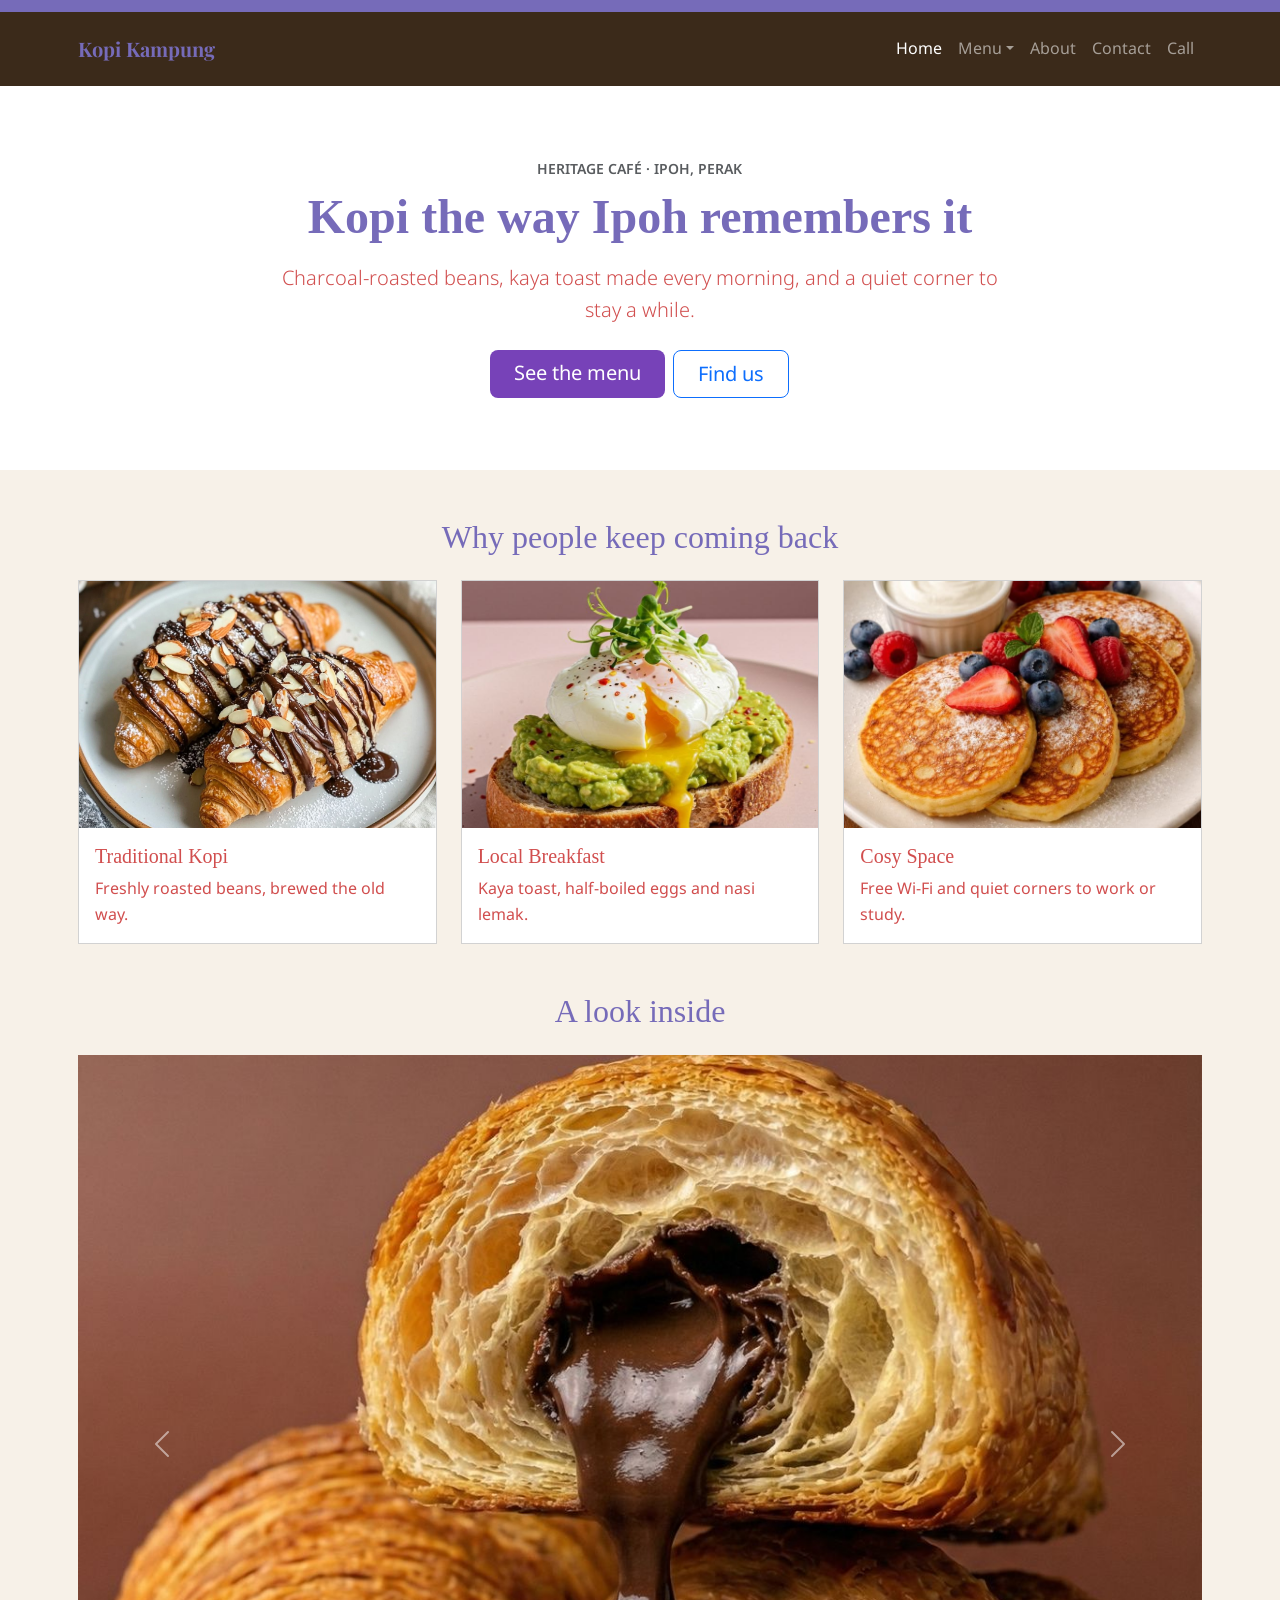
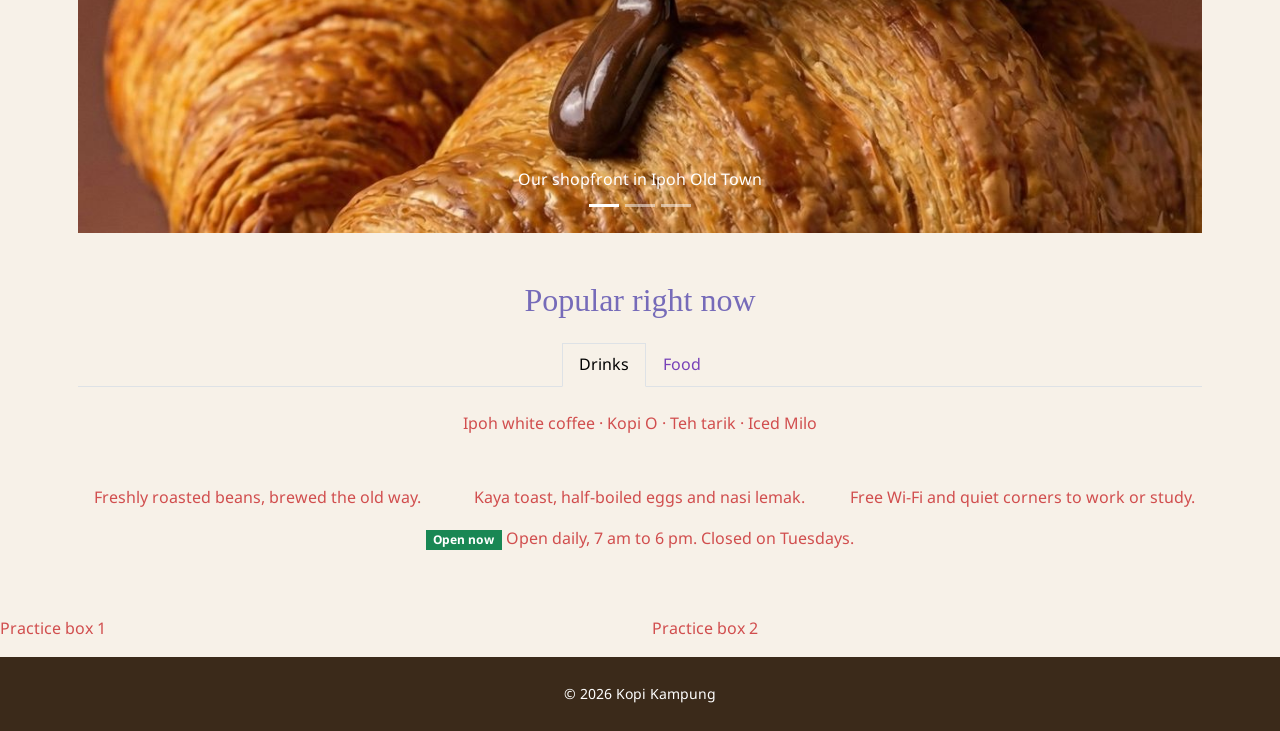
<file: index.html>
<!DOCTYPE html>
<html lang="en">

<head>
  <meta charset="UTF-8">
  <!-- 1. Makes the page fit phone screens. Without it, nothing is responsive. -->
  <meta name="viewport" content="width=device-width, initial-scale=1">
  <title>Kopi Kampung | Home</title>
  <link rel="preconnect" href="https://fonts.googleapis.com">
  <link rel="preconnect" href="https://fonts.gstatic.com" crossorigin>
  <link
    href="https://fonts.googleapis.com/css2?family=Noto+Sans:ital,wght@0,100..900;1,100..900&family=Playfair+Display:ital,wght@0,400..900;1,400..900&display=swap"
    rel="stylesheet">

  <!-- 2. Bootstrap CSS: must come BEFORE our own CSS -->
  <link href="css/bootstrap.min.css" rel="stylesheet">
  <!-- 3. Our own CSS: comes AFTER, so our styles can override Bootstrap -->
  <link href="css/style.css" rel="stylesheet">

</head>

<body>
  <nav class="navbar navbar-expand-lg bg-dark sticky-top" data-bs-theme="dark">
    <div class="container">
      <a class="navbar-brand fw-bold" href="index.html">Kopi Kampung</a>
      <button class="navbar-toggler" type="button" data-bs-toggle="collapse" data-bs-target="#mainNav"
        aria-controls="mainNav" aria-expanded="false" aria-label="Toggle navigation">
        <span class="navbar-toggler-icon"></span>
      </button>
      <div class="collapse navbar-collapse" id="mainNav">
        <ul class="navbar-nav ms-auto mb-2 mb-lg-0">
          <li class="nav-item">
            <a class="nav-link active" aria-current="page" href="index.html">Home</a>
          </li>
          <li class="nav-item dropdown">
            <a class="nav-link dropdown-toggle" href="#" role="button" data-bs-toggle="dropdown"
              aria-expanded="false">Menu</a>
            <ul class="dropdown-menu">
              <li><a class="dropdown-item" href="menu-drinks.html">Drinks</a></li>
              <li><a class="dropdown-item" href="menu-food.html">Food</a></li>
              <li><a class="dropdown-item" href="menu-food.html">Dessert</a></li>
            </ul>
          </li>
          <li class="nav-item">
            <a class="nav-link" href="about.html">About</a>
          </li>
          <li class="nav-item">
            <a class="nav-link" href="contact.html">Contact</a>
          </li>
          <li class="nav-item"></li>
          <a class="nav-link" href="call.html">Call</a>
          </li>
        </ul>
      </div>
    </div>
  </nav>

  <header class="bg-body-tertiary py-5">
    <div class="container py-lg-4">
      <div class="row justify-content-center">
        <div class="col-12 col-lg-8 text-center">
          <p class="text-uppercase small fw-semibold text-body-secondary mb-2">Heritage café · Ipoh, Perak</p>
          <h1 class="display-5 fw-bold mb-3">Kopi the way Ipoh remembers it</h1>
          <p class="lead mb-4">Charcoal-roasted beans, kaya toast made every morning,
            and a quiet corner to stay a while.</p>
          <div class="d-grid gap-2 d-sm-flex justify-content-sm-center">
            <a href="menu-drinks.html" class="btn btn-primary btn-lg px-4">See the menu</a>

            <button type="button" class="btn btn-outline-primary btn-lg px-4" data-bs-toggle="modal"
              data-bs-target="#findUsModal">Find us</button>

          </div>
        </div>
      </div>
    </div>
  </header>

  <main class="container my-5">
    </div>
    <h2 class="text-center mb-4">
      Why people keep coming back
    </h2>
    <div class="row g-4">
      <div class="col-12 col-md-6 col-lg-4">
        <div class="card h-100">
          <img src="images/bread2.jpg" class="card-img-top" alt="Kopi on a marble table">
          <div class="card-body">
            <h3 class="card-title h5">Traditional Kopi</h3>
            <p class="card-text">Freshly roasted beans, brewed the old way.</p>
          </div>
        </div>
      </div>
      <div class="col-12 col-md-6 col-lg-4">
        <div class="card h-100">
          <img src="images/bread3.jpg" class="card-img-top" alt="Kaya toast with butter">
          <div class="card-body">
            <h3 class="card-title h5">Local Breakfast</h3>
            <p class="card-text">Kaya toast, half-boiled eggs and nasi lemak.</p>
          </div>
        </div>
      </div>
      <div class="col-12 col-md-12 col-lg-4">
        <div class="card h-100">
          <img src="images/bread4.jpg" class="card-img-top" alt="Old patterned floor tiles">
          <div class="card-body">
            <h3 class="card-title h5">Cosy Space</h3>
            <p class="card-text">Free Wi-Fi and quiet corners to work or study.</p>
          </div>
        </div>
      </div>
    </div>

    <!-- CAROUSEL: photos that slide -->
    <h2 class="text-center mt-5 mb-4">A look inside</h2>
    <div id="shopCarousel" class="carousel slide carousel-fade" data-bs-ride="carousel" data-bs-interval="2000">
      <div class="carousel-indicators">
        <button type="button" data-bs-target="#shopCarousel" data-bs-slide-to="0" class="active" aria-current="true"
          aria-label="Photo 1"></button>
        <button type="button" data-bs-target="#shopCarousel" data-bs-slide-to="1" aria-label="Photo 2"></button>

        <button type="button" data-bs-target="#shopCarousel" data-bs-slide-to="2" aria-label="Photo 3"></button>

      </div>

      <div class="carousel-inner rounded">
        <div class="carousel-item active">
          <img src="images/bread1.jpg" class="d-block w-100" alt="Kopi Kampung shopfront">
          <div class="carousel-caption d-none d-md-block">
            <p class="mb-0">Our shopfront in Ipoh Old Town</p>
          </div>
        </div>
        <div class="carousel-item">
          <img src="images/cake.jpg" class="d-block w-100" alt="Front counter">
        </div>
        <div class="carousel-item">
          <img src="images/drink2.jpg" class="d-block w-100" alt="Charcoal roaster">
        </div>
      </div>

      <button class="carousel-control-prev" type="button" data-bs-target="#shopCarousel" data-bs-slide="prev">
        <span class="carousel-control-prev-icon" aria-hidden="true"></span>
        <span class="visually-hidden">Previous</span>
      </button>
      <button class="carousel-control-next" type="button" data-bs-target="#shopCarousel" data-bs-slide="next">
        <span class="carousel-control-next-icon" aria-hidden="true"></span>
        <span class="visually-hidden">Next</span>
      </button>

    </div>
    <!-- TABS: one panel at a time -->
    <h2 class="text-center mt-5 mb-4">Popular right now</h2>
    <ul class="nav nav-tabs justify-content-center">
      <li class="nav-item">
        <button class="nav-link active" type="button" data-bs-toggle="tab" data-bs-target="#drinks">Drinks</button>

      </li>
      <li class="nav-item">
        <button class="nav-link" type="button" data-bs-toggle="tab" data-bs-target="#food">Food</button>

      </li>
    </ul>

    <div class="tab-content pt-4 text-center">
      <div class="tab-pane fade show active" id="drinks">
        <p>Ipoh white coffee · Kopi O · Teh tarik · Iced Milo</p>
      </div>
      <div class="tab-pane fade" id="food">
        <p>Kaya butter toast · Half-boiled eggs · Nasi lemak</p>
      </div>
    </div>

    <div class="text-center mt-5">

<!-- PRACTICE: columns that never stack -->
<div class="row">
<div class="col-4"><p>Freshly roasted beans, brewed the old way.</p></div>
<div class="col-4"><p>Kaya toast, half-boiled eggs and nasi lemak.</p></div>
<div class="col-4"><p>Free Wi-Fi and quiet corners to work or study.</p></div>
</div>


      <div class="row justify-content-center">
        <div class="col-12 col-lg-8 text-center">
          <p class="mb-3"><span class="badge text-bg-success">Open now</span>
            Open daily, 7 am to 6 pm. Closed on Tuesdays.</p>
        </div>

  </main>
  
  <!-- PRACTICE: a row with no container -->
<div class="row">
<div class="col-12 col-md-6"><p>Practice box 1</p></div>
<div class="col-12 col-md-6"><p>Practice box 2</p></div>
</div>


  <footer class="bg-dark text-white py-4">
    <div class="container text-center">
      <small>&copy; 2026 Kopi Kampung</small>
    </div>
  </footer>
  <!-- 5. MODAL: opens from the Find us button -->
  <div class="modal fade" id="findUsModal" tabindex="-1" aria-labelledby="findUsTitle" aria-hidden="true">
    <div class="modal-dialog modal-dialog-centered">
      <div class="modal-content">
        <div class="modal-header">
          <h2 class="modal-title h5" id="findUsTitle">Find us</h2>
          <button type="button" class="btn-close" data-bs-dismiss="modal" aria-label="Close"></button>
        </div>


        <div class="modal-body">
          <p class="mb-1"><b>Ipoh Old Town, Perak</b></p>
          <p>Open daily, 7 am to 6 pm. Closed on Tuesdays.</p>
          <a href="contact.html" class="btn btn-primary">Send us a message</a>
          <button type="button" class="btn btn-outline-primary" data-bs-toggle="modal" data-bs-target="#bookModal">Book
            a table</button>
        </div>
      </div>
    </div>
  </div>

  <!-- 6. BOOKING MODAL: a form inside a modal -->
  <div class="modal fade" id="bookModal" tabindex="-1" aria-labelledby="bookTitle" aria-hidden="true">
    <div class="modal-dialog modal-dialog-centered">
      <form id="book-form" class="modal-content p-4" novalidate>
        <h2 class="h5 mb-3" id="bookTitle">Book a table</h2>
        <label for="book-name" class="form-label">Your name</label>
        <input type="text" class="form-control mb-3" id="book-name" required>
        <label for="book-date" class="form-label">Date</label>
        <input type="date" class="form-control mb-3" id="book-date" required>
        <button type="submit" class="btn btn-primary">Book</button>
        <button type="button" class="btn btn-link" data-bs-dismiss="modal">Cancel</button>
      </form>
    </div>
  </div>

  <!-- 4. Bootstrap JavaScript: at the end of body -->
  <script src="js/bootstrap.bundle.min.js"></script&gt;
<!-- 5. Our own JavaScript -->
<script src="js/script.js"></script>

</body>

</html>
</file>
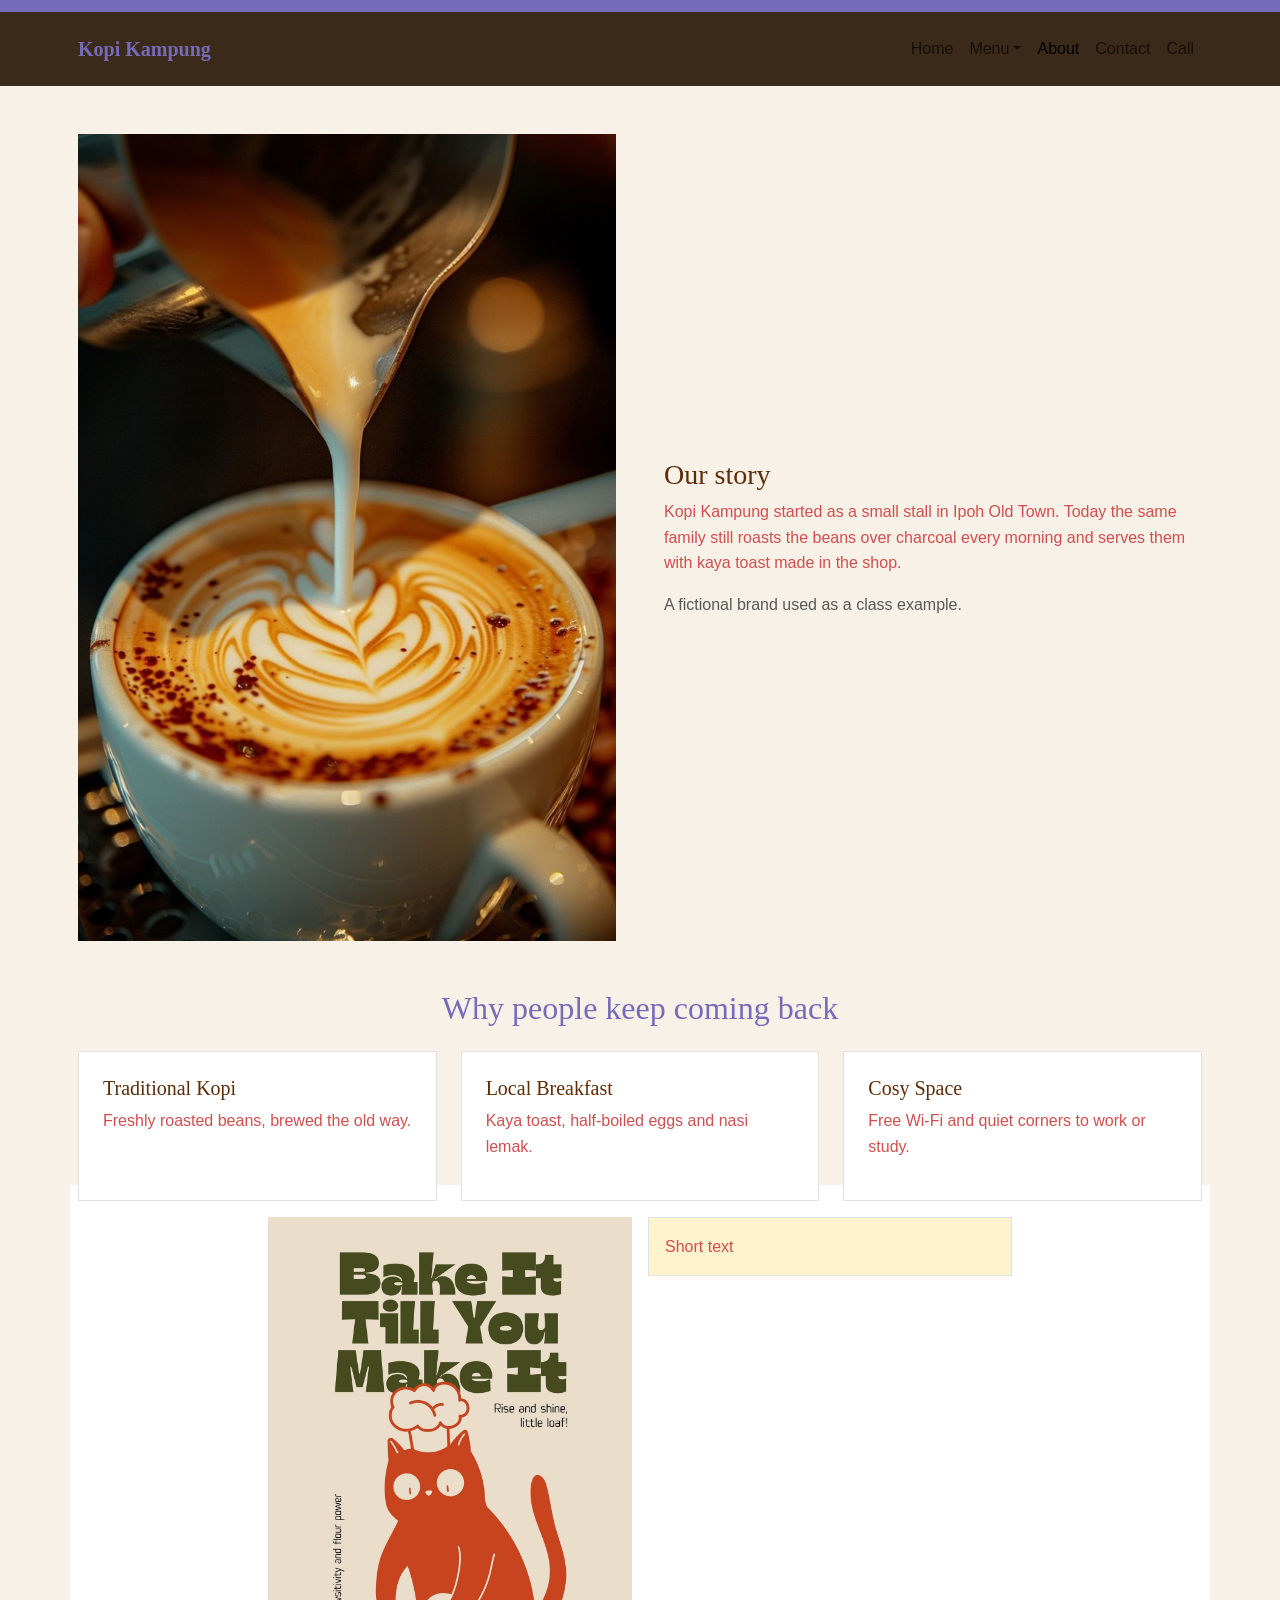
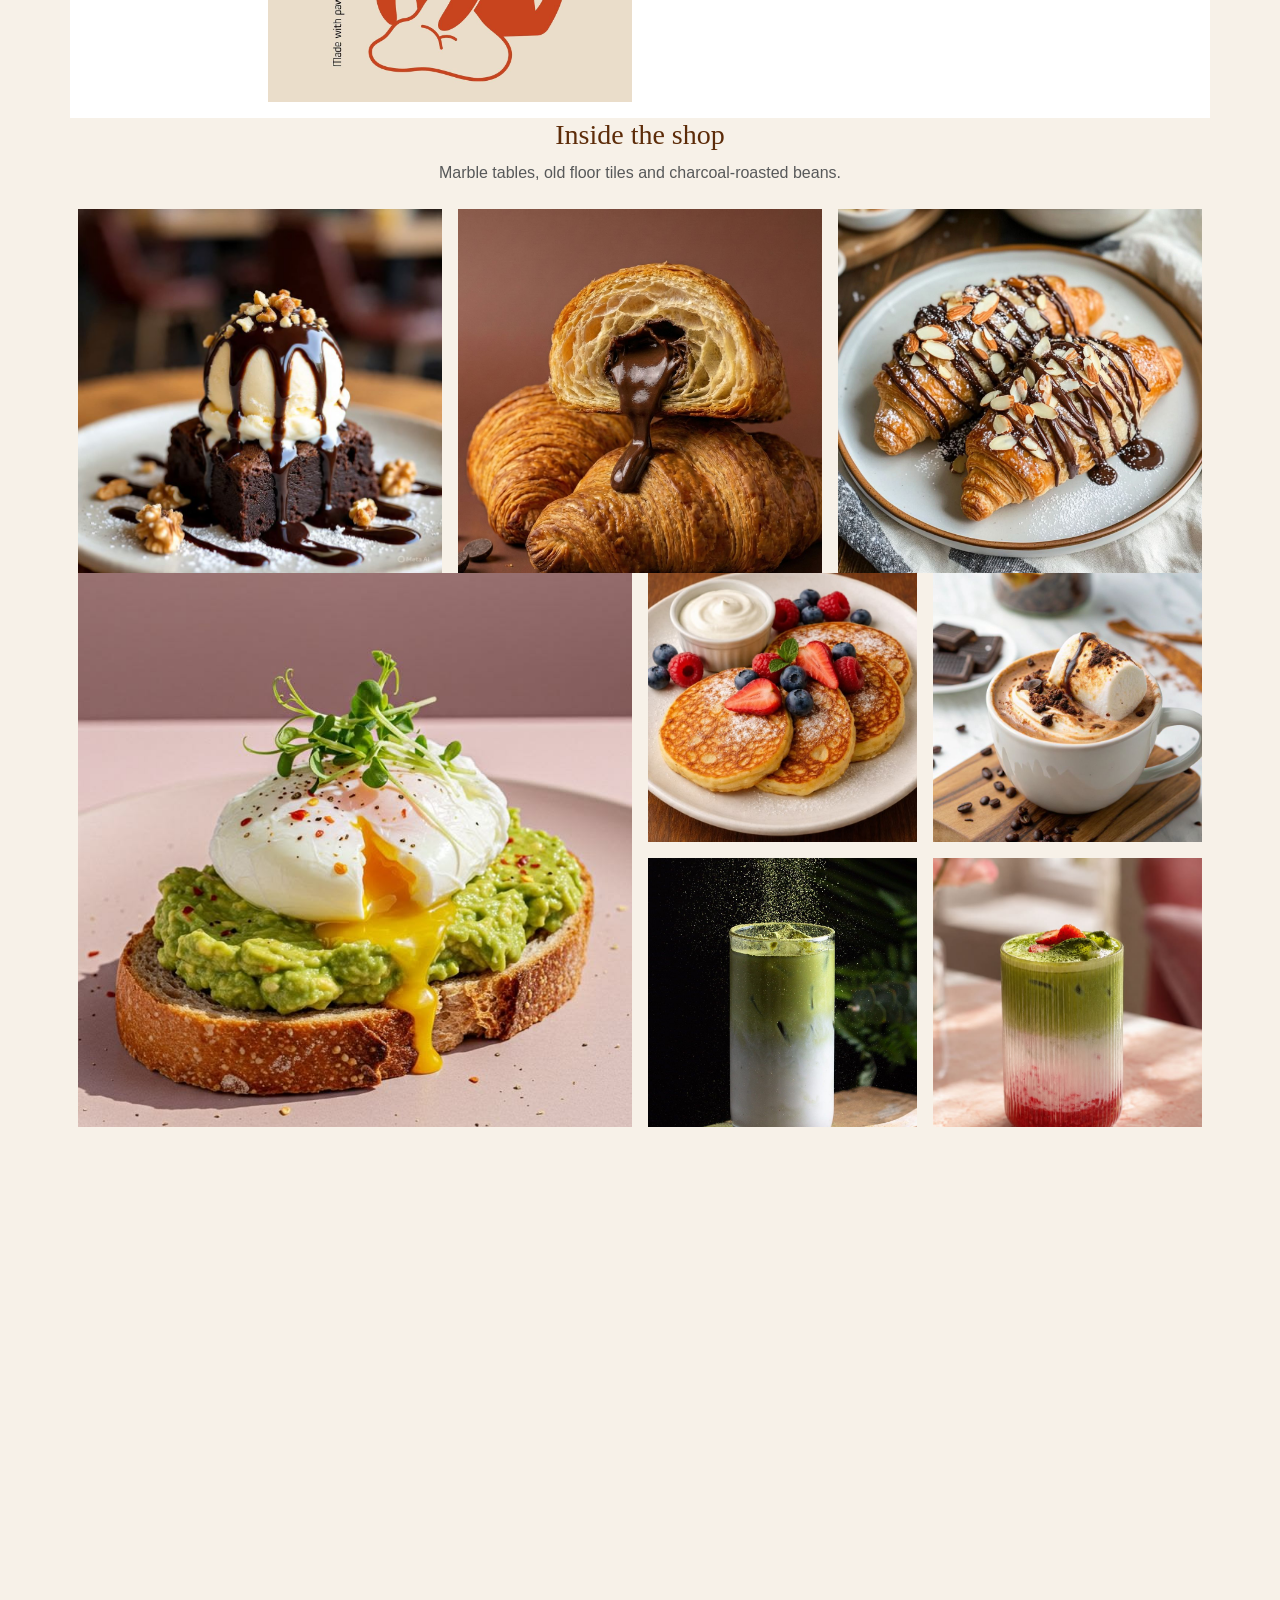
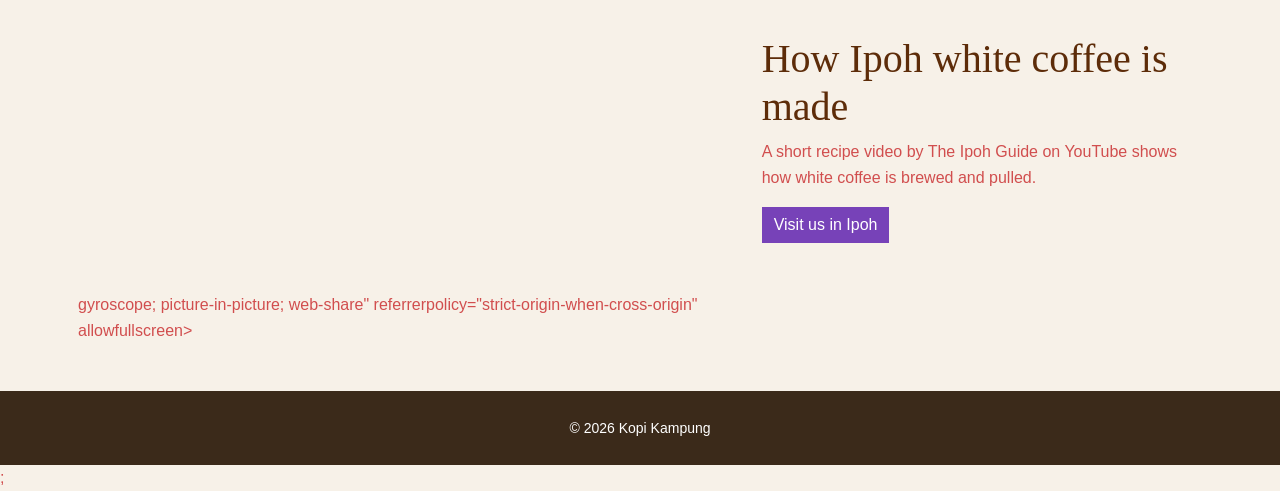
<file: about.html>
<!DOCTYPE html>
<html lang="en">

<head>
    <meta charset="UTF-8">
    <meta name="viewport" content="width=device-width, initial-scale=1.0">
    <title>Kopi Kampung | About</title>


    <!-- 2. Bootstrap CSS: must come BEFORE our own CSS -->
    <link href="css/bootstrap.min.css" rel="stylesheet">
    <!-- 3. Our own CSS: comes AFTER, so our styles can override Bootstrap -->
    <link href="css/style.css" rel="stylesheet">

</head>

<body>
    <nav class="navbar navbar-expand-lg bg-dark sticky-top" data-bs-theme="pink">
        <div class="container">
            <a class="navbar-brand fw-bold" href="index.html">Kopi Kampung</a>
            <button class="navbar-toggler" type="button" data-bs-toggle="collapse" data-bs-target="#mainNav"
                aria-controls="mainNav" aria-expanded="false" aria-label="Toggle navigation">
                <span class="navbar-toggler-icon"></span>
            </button>
            <div class="collapse navbar-collapse" id="mainNav">
                <ul class="navbar-nav ms-auto mb-2 mb-lg-0">
                    <li class="nav-item">
                        <a class="nav-link" aria-current="page" href="index.html">Home</a>
                    </li>
                    <li class="nav-item dropdown">
                        <a class="nav-link dropdown-toggle" href="#" role="button" data-bs-toggle="dropdown"
                            aria-expanded="false">Menu</a>
                        <ul class="dropdown-menu">
                            <li><a class="dropdown-item" href="menu-drinks.html">Drinks</a></li>
                            <li><a class="dropdown-item" href="menu-food.html">Food</a></li>
                            <li><a class="dropdown-item" href="menu-food.html">Dessert</a></li>
                        </ul>
                    </li>
                    <li class="nav-item">
                        <a class="nav-link active" href="about.html">About</a>
                    </li>
                    <li class="nav-item">
                        <a class="nav-link" href="contact.html">Contact</a>
                    </li>
                    <li class="nav-item">
                        <a class="nav-link" href="call.html">Call</a>
                    </li>
                </ul>
            </div>
        </div>
    </nav>
    <main class="container my-5">
        <!-- 3a. OUR STORY: image and text side by side -->
        <div class="row g-4 g-lg-5 align-items-center mb-5">
            <div class="col-12 col-lg-6">
                <img src="images/coffee.jpg.jpg" class="img-fluid rounded"
                    alt="Coffee beans turning in a charcoal roaster">

            </div>
            <div class="col-12 col-lg-6">
                <h2 class="h3">Our story</h2>
                <p>Kopi Kampung started as a small stall in Ipoh Old Town. Today the same family
                    still roasts the beans over charcoal every morning and serves them with kaya toast
                    made in the shop.</p>
                <p class="text-body-secondary mb-0">A fictional brand used as a class example.</p>
            </div>
        </div>
        <h2 class="text-center mb-4">
            Why people keep coming back
        </h2>
        <div class="row g-4">
            <div class="col-12 col-md-6 col-lg-4">
                <div class="p-4 bg-light border rounded h-100">
                    <h2 class="h5">Traditional Kopi</h3>
                        <p>Freshly roasted beans, brewed the old way.</p>
                </div>
            </div>
            <div class="col-12 col-md-6 col-lg-4">
                <div class="p-4 bg-light border rounded h-100">
                    <h3 class="h5">Local Breakfast</h3>
                    <p>Kaya toast, half-boiled eggs and nasi lemak.</p>
                </div>
            </div>
            <div class="col-12 col-md-12 col-lg-4">
                <div class="p-4 bg-light border rounded h-100">
                    <h2 class="h5">Cosy Space</h2>
                    <p>Free Wi-Fi and quiet corners to work or study.</p>
                </div>
            </div>
        </div>
        <div class="row g-3 justify-content-center bg-body-tertiary py-3">
            <div class="col-4">
                <img src="images/cat.jpg" class="img-fluid rounded" alt="Floor tiles">
            </div>
            <div class="col-4">
                <p class="bg-warning-subtle border rounded p-3 mb-0">Short text</p>
            </div>
        </div>
        <!-- 3b. GALLERY INTRO: centred with an offset -->
        <div class="row mb-4">
            <div class="col-12 col-lg-8 offset-lg-2 text-center">
                <h2 class="h3">Inside the shop</h2>
                <p class="text-body-secondary mb-0">Marble tables, old floor tiles and charcoal-roasted beans.</p>
            </div>
        </div>
        <div class="row g-3">
            <div class="col-4">
                <div class="ratio ratio-1x1">
                    <img src="images/cake.jpg" class="object-fit-cover" alt="Cup of kopi">
                </div>
            </div>
            <div class="col-4">
                <div class="ratio ratio-1x1">
                    <img src="images/bread1.jpg" class="object-fit-cover alt=" Floor tiles">
                </div>

            </div>
            <div class="col-4">
                <div class="ratio ratio-1x1">
                    <img src="images/bread2.jpg" class="object-fit-cover alt=" Kaya toast">
                </div>
            </div>
        </div>
        <div class="row g-3 mb-5">
            <div class="col-12 col-md-6">
                <div class="ratio ratio-1x1">
                    <img src="images/bread3.jpg" class="object-fit-cover rounded" alt="Kopi Kampung shopfront">
                </div>
            </div>
            <div class="col-12 col-md-6">
                <div class="row g-3">
                    <div class="col-6">
                        <div class="ratio ratio-1x1">
                            <img src="images/bread4.jpg" class="object-fit-cover rounded" alt="Kopi on a marble table">
                        </div>

                    </div>
                    <div class="col-6">
                        <div class="ratio ratio-1x1">
                            <img src="images/drink1.jpg" class="object-fit-cover rounded" alt="Kopi on a marble table">
                        </div>
                    </div>
                    <div class="col-6">
                        <div class="ratio ratio-1x1">
                            <img src="images/drink2.jpg" class="object-fit-cover rounded" alt="Kopi on a marble table">
                        </div>
                    </div>
                    <div class="col-6">
                        <div class="ratio ratio-1x1">
                            <img src="images/drink3.jpg" class="object-fit-cover rounded" alt="Kopi on a marble table">
                        </div>

                    </div>
                </div>
            </div>
        </div>
        <div class="row g-3 mb-5">
            <div class="col-12 col-md-6">
                <div class="ratio ratio-16x9">
                    <iframe width="560" height="315" src="https://www.youtube.com/embed/_bNbada12iM?si=ualfeBZ-nwrmI3No"
                        title="YouTube video player" frameborder="0"
                        allow="accelerometer; autoplay; clipboard-write; encrypted-media; gyroscope; picture-in-picture; web-share"
                        referrerpolicy="strict-origin-when-cross-origin" allowfullscreen></iframe>
                </div>
            </div>
        </div>

        <div class="row g-4 g-lg-5 align-items-center">
            <div class="col-12 col-lg-7">
                <div class="ratio ratio-16x9">
                    <iframe width="560" height="315" src="https://www.youtube.com/embed/_bNbada12iM?si=ualfeBZ-nwrmI3No"
                        title="YouTube video player" frameborder="0"
                        allow="accelerometer; autoplay; clipboard-write; encrypted-media; gyroscope; picture-in-picture; web-share"
                        referrerpolicy="strict-origin-when-cross-origin" allowfullscreen></iframe>

                    gyroscope; picture-in-picture; web-share" referrerpolicy="strict-origin-when-cross-origin"
                    allowfullscreen></iframe>

                </div>
            </div>
            <div class="col-12 col-lg-5">
                <h2 class="h1">How Ipoh white coffee is made</h2>
                <p>A short recipe video by The Ipoh Guide on YouTube shows how white coffee is brewed and pulled.</p>
                <a href="contact.html" class="btn btn-primary">Visit us in Ipoh</a>
            </div>
        </div>
    </main>

    <footer class="bg-dark text-white py-4">
        <div class="container text-center">
            <small>&copy; 2026 Kopi Kampung</small>
        </div>
    </footer>
    <!-- 4. Bootstrap JavaScript: at the end of body -->
    <script src="js/bootstrap.bundle.min.js"></script>;
<!-- 5. Our own JavaScript -->
<script src="js/script.js"></script>
</body>

</html>
</file>
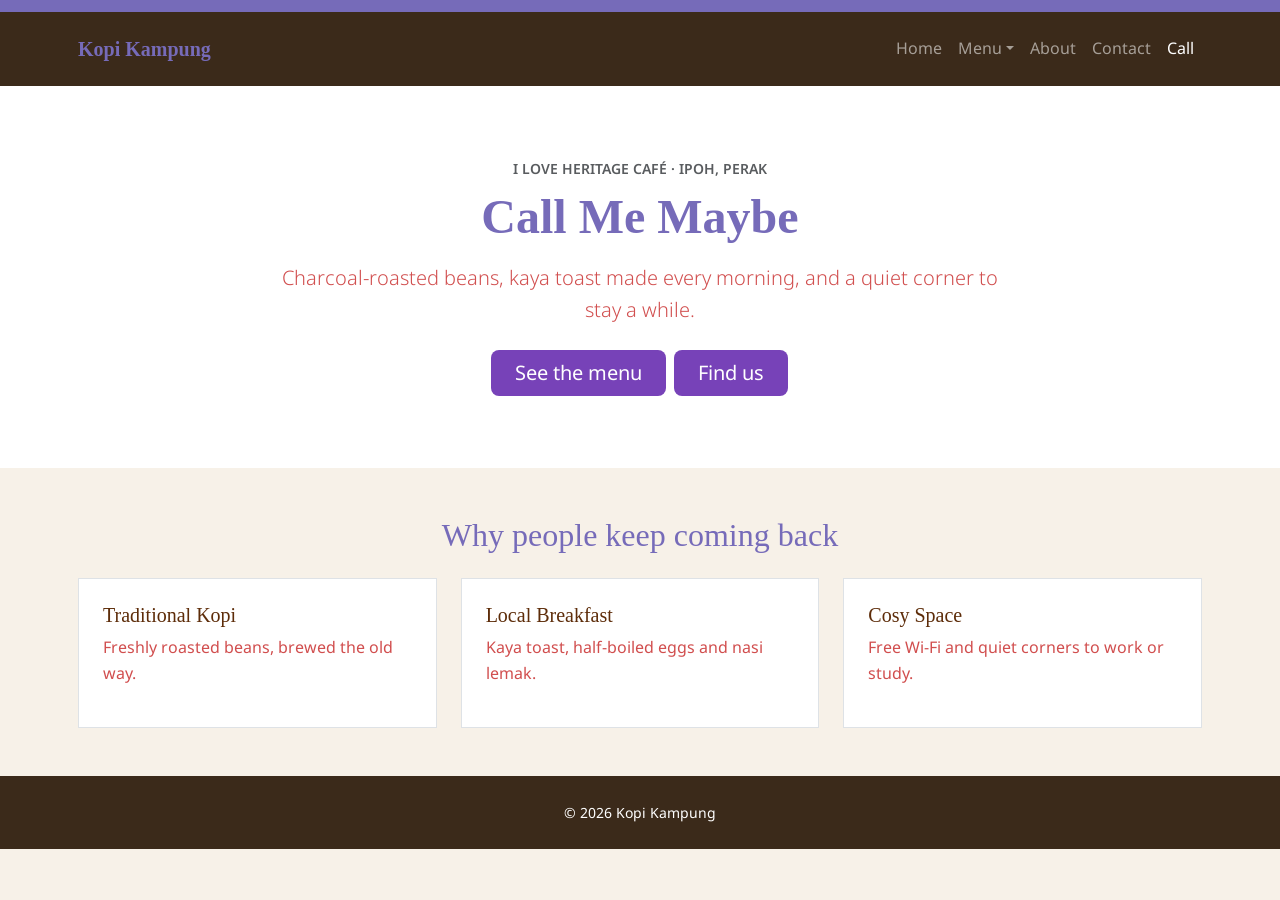
<file: call.html>
<!DOCTYPE html>
<html lang="en">

<head>
  <meta charset="UTF-8">
  <!-- 1. Makes the page fit phone screens. Without it, nothing is responsive. -->
  <meta name="viewport" content="width=device-width, initial-scale=1">
  <title>Kopi Kampung | Home</title>

   <link rel="preconnect" href="https://fonts.googleapis.com">
<link rel="preconnect" href="https://fonts.gstatic.com" crossorigin>
<link href="https://fonts.googleapis.com/css2?family=Agrave+Pro:wght@100..700&family=Noto+Sans:ital,wght@0,100..900;1,100..900&display=swap" rel="stylesheet">

<!-- 2. Bootstrap CSS: must come BEFORE our own CSS -->
  <link href="css/bootstrap.min.css" rel="stylesheet">
  <!-- 3. Our own CSS: comes AFTER, so our styles can override Bootstrap -->
  <link href="css/style.css" rel="stylesheet">

</head>

<body>
  <nav class="navbar navbar-expand-lg bg-dark sticky-top" data-bs-theme="dark">
    <div class="container">
      <a class="navbar-brand fw-bold" href="index.html">Kopi Kampung</a>
      <button class="navbar-toggler" type="button" data-bs-toggle="collapse" data-bs-target="#mainNav"
        aria-controls="mainNav" aria-expanded="false" aria-label="Toggle navigation">
        <span class="navbar-toggler-icon"></span>
      </button>
      <div class="collapse navbar-collapse" id="mainNav">
        <ul class="navbar-nav ms-auto mb-2 mb-lg-0">
          <li class="nav-item">
            <a class="nav-link " aria-current="page" href="index.html">Home</a>
          </li>
          <li class="nav-item dropdown">
            <a class="nav-link dropdown-toggle" href="#" role="button" data-bs-toggle="dropdown"
              aria-expanded="false">Menu</a>
            <ul class="dropdown-menu">
              <li><a class="dropdown-item" href="menu-drinks.html">Drinks</a></li>
              <li><a class="dropdown-item" href="menu-food.html">Food</a></li>
              <li><a class="dropdown-item" href="menu-food.html">Dessert</a></li>
            </ul>
          </li>
          <li class="nav-item">
            <a class="nav-link" href="about.html">About</a>
          </li>
          <li class="nav-item">
            <a class="nav-link" href="contact.html">Contact</a>
          </li>
          <li class="nav-item"></li>
          <a class="nav-link active" href="call.html">Call</a>
          </li>
        </ul>
      </div>
    </div>
  </nav>

  <header class="bg-body-tertiary py-5">
    <div class="container py-lg-4">
      <div class="row justify-content-center">
        <div class="col-12 col-lg-8 text-center">
          <p class="text-uppercase small fw-semibold text-body-secondary mb-2"> I love Heritage café · Ipoh, Perak</p>
          <h1 class="display-5 fw-bold mb-3">Call Me Maybe</h1>
          <p class="lead mb-4">Charcoal-roasted beans, kaya toast made every morning,
            and a quiet corner to stay a while.</p>
          <div class="d-grid gap-2 d-sm-flex justify-content-sm-center">
            <a href="menu-drinks.html" class="btn btn-primary btn-lg px-4">See the menu</a>
            <a href="contact.html" class="btn btn-primary btn-lg px-4">Find us</a>
          </div>
        </div>
      </div>
    </div>
  </header>

  <main class="container my-5">
    <h2 class="text-center mb-4">
      Why people keep coming back
    </h2>
    <div class="row g-4">
      <div class="col-12 col-md-6 col-lg-4">
        <div class="p-4 bg-light border rounded h-100">
          <h2 class="h5">Traditional Kopi</h3>
            <p>Freshly roasted beans, brewed the old way.</p>
        </div>
      </div>
      <div class="col-12 col-md-6 col-lg-4">
        <div class="p-4 bg-light border rounded h-100">
          <h3 class="h5">Local Breakfast</h3>
          <p>Kaya toast, half-boiled eggs and nasi lemak.</p>
        </div>
      </div>
      <div class="col-12 col-md-12 col-lg-4">
        <div class="p-4 bg-light border rounded h-100">
          <h2 class="h5">Cosy Space</h2>
          <p>Free Wi-Fi and quiet corners to work or study.</p>
        </div>
      </div>
    </div>
  </main>

  <footer class="bg-dark text-white py-4">
    <div class="container text-center">
      <small>&copy; 2026 Kopi Kampung</small>
    </div>
  </footer>
  <!-- 4. Bootstrap JavaScript: at the end of body -->
  <script src="js/bootstrap.bundle.min.js"></script&gt;
<!-- 5. Our own JavaScript -->
<script src="js/script.js"></script>
</body>

</html>
</file>
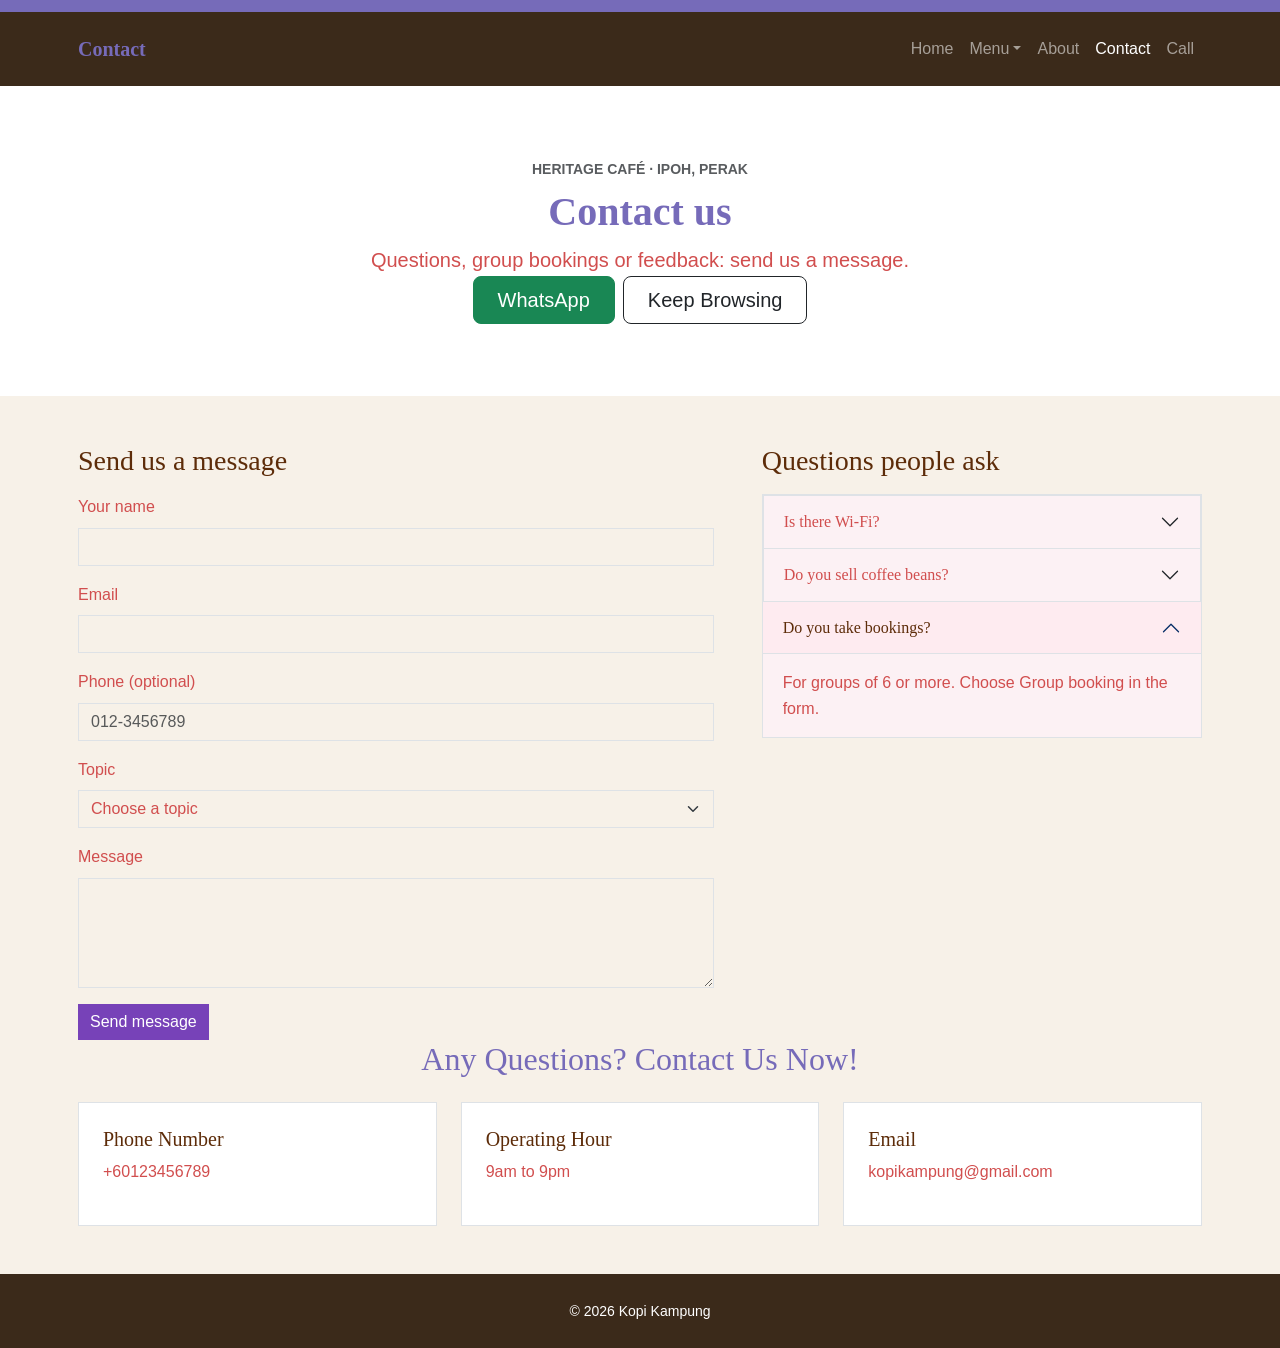
<file: contact.html>
<!DOCTYPE html>
<html lang="en">

<head>
    <meta charset="UTF-8">
    <meta name="viewport" content="width=device-width, initial-scale=1.0">
    <title>Kopi Kampung | Contact</title>
    <link href="css/bootstrap.min.css" rel="stylesheet">
    <!-- 3. Our own CSS: comes AFTER, so our styles can override Bootstrap -->
    <link href="css/style.css" rel="stylesheet">
</head>

<body>
    <nav class="navbar navbar-expand-lg bg-dark sticky-top" data-bs-theme="dark">
        <div class="container">
            <a class="navbar-brand fw-bold" active aria-current="page" href="index.html">Contact</a>
            <button class="navbar-toggler" type="button" data-bs-toggle="collapse" data-bs-target="#mainNav"
                aria-controls="mainNav" aria-expanded="false" aria-label="Toggle navigation">
                <span class="navbar-toggler-icon"></span>
            </button>
            <div class="collapse navbar-collapse" id="mainNav">
                <ul class="navbar-nav ms-auto mb-2 mb-lg-0">
                    <li class="nav-item">
                        <a class="nav-link " aria-current="page" href="index.html">Home</a>
                    </li>
                    <li class="nav-item dropdown">
                        <a class="nav-link dropdown-toggle" href="#" role="button" data-bs-toggle="dropdown"
                            aria-expanded="false">Menu</a>
                        <ul class="dropdown-menu">
                            <li><a class="dropdown-item" href="menu-drinks.html">Drinks</a></li>
                            <li><a class="dropdown-item" href="menu-food.html">Food</a></li>
                            <li><a class="dropdown-item" href="menu-bread.html">Bread</a></li>
                        </ul>
                    </li>
                    <li class="nav-item">
                        <a class="nav-link " href="about.html">About</a>
                    </li>
                    <li class="nav-item">
                        <a class="nav-link active" href="contact.html">Contact</a>
                    </li>
                    <li class="nav-item">
                        <a class="nav-link" href="call.html">Call</a>
                    </li>
                </ul>
            </div>
        </div>
    </nav>

    <header class="bg-body-tertiary py-5">
        <div class="container py-lg-4">
            <div class="row justify-content-center">
                <div class="col-12 col-lg-8 text-center">
                    <p class="text-uppercase small fw-semibold text-body-secondary mb-2">Heritage café · Ipoh, Perak</p>
                    <h1 class="display-6 fw-bold">Contact us</h1>
                    <p class="lead mb-0">Questions, group bookings or feedback: send us a message.</p>
                    <div class="d-grid gap-2 d-sm-flex justify-content-sm-center">
                        <a href="menu-drinks.html" class="btn btn-success btn-lg px-4">WhatsApp</a>
                        <a href="contact.html" class="btn btn-outline-dark btn-lg px-4">Keep Browsing</a>
                    </div>
                </div>
            </div>
        </div>
    </header>

    <main class="container my-5">
        <div class="row g-4 g-lg-5">
            <!-- 3a. CONTACT FORM: checked by js/script.js -->
            <div class="col-12 col-lg-7">

                <h2 class="h3 mb-3">Send us a message</h2>
                <form id="contact-form">
                    <div class="mb-3">
                        <label for="name" class="form-label">Your name</label>
                        <input type="text" class="form-control" id="name" required minlength="2">
                        <div class="invalid-feedback">Please type your name.</div>
                    </div>
                    <div class="mb-3">
                        <label for="email" class="form-label">Email</label>
                        <input type="email" class="form-control" id="email" required>
                        <div class="invalid-feedback">Please type an email like name@example.com.</div>
                    </div>
                    <div class="mb-3">
                        <label for="phone" class="form-label">Phone (optional)</label>
                        <input type="tel" class="form-control" id="phone" pattern="01[0-9]-?[0-9]{7,8}"
                            placeholder="012-3456789">

                        <div class="invalid-feedback">Type a mobile number, like 012-3456789.</div>
                    </div>

                    <div class="mb-3">
                        <label for="topic" class="form-label">Topic</label>
                        <select class="form-select" id="topic" required>
                            <option value="">Choose a topic</option>
                            <option>Group booking (6 or more)</option>
                            <option>Feedback</option>
                            <option>Something else</option>
                        </select>
                        <div class="invalid-feedback">Please choose a topic.</div>
                    </div>
                    <div class="mb-3">
                        <label for="message" class="form-label">Message</label>
                        <textarea class="form-control" id="message" rows="4" required minlength="10"></textarea>
                        <div class="invalid-feedback">Please write at least 10 characters.</div>
                    </div>

                    <button type="submit" class="btn btn-primary" data-bs-toggle="tooltip"
                        data-bs-title="We reply within 2 working days">Send message</button>
                    <div id="form-thanks" class="alert alert-success d-none mt-3" role="alert">
                        Thank you! We will reply within 2 working days.
                    </div>

                </form>
            </div>
            <!-- 3b. FAQ: an accordion -->
            <div class="col-12 col-lg-5">
                <h2 class="h3 mb-3">Questions people ask</h2>
                <div class="accordion" id="faq">
                    <div class="accordion-item">
                        <div class="accordion-item">
                            <h3 class="accordion-header">
                                <button class="accordion-button collapsed" type="button" data-bs-toggle="collapse"
                                    data-bs-target="#faq2" aria-expanded="false">
                                    Is there Wi-Fi?
                                </button>
                            </h3>
                            <div id="faq2" class="accordion-collapse collapse">
                                <div class="accordion-body">Yes, free Wi-Fi. Ask at the counter for the password.</div>
                            </div>
                        </div>
                        <div class="accordion-item">
                            <h3 class="accordion-header">
                                <button class="accordion-button collapsed" type="button" data-bs-toggle="collapse"
                                    data-bs-target="#faq3" aria-expanded="false">
                                    Do you sell coffee beans?
                                </button>
                            </h3>
                            <div id="faq3" class="accordion-collapse collapse">
                                <div class="accordion-body">Yes, our charcoal-roasted beans come in 250 g bags.</div>
                            </div>
                        </div>
                        <h3 class="accordion-header">
                            <button class="accordion-button" type="button" data-bs-toggle="collapse"
                                data-bs-target="#faq1" aria-expanded="true">
                                Do you take bookings?
                            </button>
                        </h3>
                        <div id="faq1" class="accordion-collapse collapse show">
                            <div class="accordion-body">For groups of 6 or more. Choose Group booking in the form.</div>
                        </div>
                    </div>
                </div>
            </div>
        </div>
        <h2 class="text-center mb-4">
            Any Questions? Contact Us Now!
        </h2>
        <div class="row g-4">
            <div class="col-12 col-md-6 col-lg-4">
                <div class="p-4 bg-light border rounded h-100">
                    <h2 class="h5">Phone Number</h2>
                    <p>+60123456789</p>
                </div>
            </div>
            <div class="col-12 col-md-6 col-lg-4">
                <div class="p-4 bg-light border rounded h-100">
                    <h2 class="h5">Operating Hour</h2>
                    <p>9am to 9pm</p>
                </div>
            </div>
            <div class="col-12 col-md-12 col-lg-4">
                <div class="p-4 bg-light border rounded h-100">
                    <h2 class="h5">Email</h2>
                    <p>kopikampung@gmail.com</p>
                </div>
            </div>
        </div>
    </main>

    <footer class="bg-dark text-white py-4">
        <div class="container text-center">
            <small>&copy; 2026 Kopi Kampung</small>
        </div>
    </footer>

    <!-- 4. Bootstrap JavaScript: at the end of body -->
    <script src="js/bootstrap.bundle.min.js"></script&gt;
<!-- 5. Our own JavaScript -->
<script src="js/script.js"></script>
</body>

</html>
</file>
<file: css/style.css>
:root {
--test-colour: #766bb9;
/* 1. MY BRAND: the values from my style tile */

--brand-espresso: #5d2c09; /* navbar, footer, headings */
--brand-cream: #F7F1E8; /* page background */
--brand-charcoal: #d14e4e; /* body text */
--brand-orange: #7742b8; /* buttons */
--font-heading: "Playfair Display", Georgia, serif;
--font-body: "Noto Sans", Arial, sans-serif;
--brand-radius: 8px; /* rounded corners */
--font-go: "Agrave Pro", Georgia, serif;
--bs-body-bg: var(--brand-cream);
--bs-body-color: var(--brand-charcoal);
--bs-body-font-family: var(--font-body);
--bs-body-font-size: 1rem;
--bs-body-line-height: 1.6;
--bs-heading-color: var(--brand-espresso);
--bs-border-radius:

--bs-border-radius: var(--brand-radius);
--bs-dark-rgb: 59, 42, 26;
--bs-light-rgb: 255, 255, 255;
--bs-tertiary-bg-rgb: 255, 255, 255;

}
/* 3. HEADINGS: my heading font */
h1, h2, .navbar-brand {
font-family: var(--font-heading);
color: var(--test-colour);
}
body {
border-top: 12px solid var(--test-colour);
}

h1,h2,h3{font-family: var(--font-go);

}

/* 4. DARK PARTS (the navbar): the Menu dropdown too */
[data-bs-theme="dark"] {
--bs-body-bg: var(--brand-espresso);
}

/* 5. BUTTONS: my button colour */
.btn-primary {
--bs-btn-bg: var(--brand-orange);
--bs-btn-border-color: var(--brand-pink);
--bs-btn-hover-bg: var(--brand-espresso);
--bs-btn-hover-border-color: var(--brand-espresso);
--bs-btn-active-bg: var(--brand-espresso);
--bs-btn-active-border-color: var(--brand-espresso);
}

/* 6. SPACING: my spacing */
.container {
--bs-gutter-x: 1rem; /* page sides: 24 px each */
}
.navbar {
--bs-navbar-padding-y: 1rem; /* navbar: 16 px top and bottom */
}

/* 7. CARDS AND PHOTOS: white cards, same-shape photos */
.card {
--bs-card-bg: white;
}
.card-img-top,
.carousel-item img {
aspect-ratio: 13 / 9;
object-fit: cover;
}

/* 8. TABS: my colours */
.nav-tabs {
--bs-nav-link-color: var(--brand-orange);
--bs-nav-link-hover-color: var(--brand-espresso);
}

/* 9. ACCORDION: my colours */
.accordion {
--bs-accordion-bg: rgb(252, 241, 244);
--bs-accordion-active-bg: rgb(254, 235, 240);
--bs-accordion-active-color: var(--brand-espresso);
}
</file>
